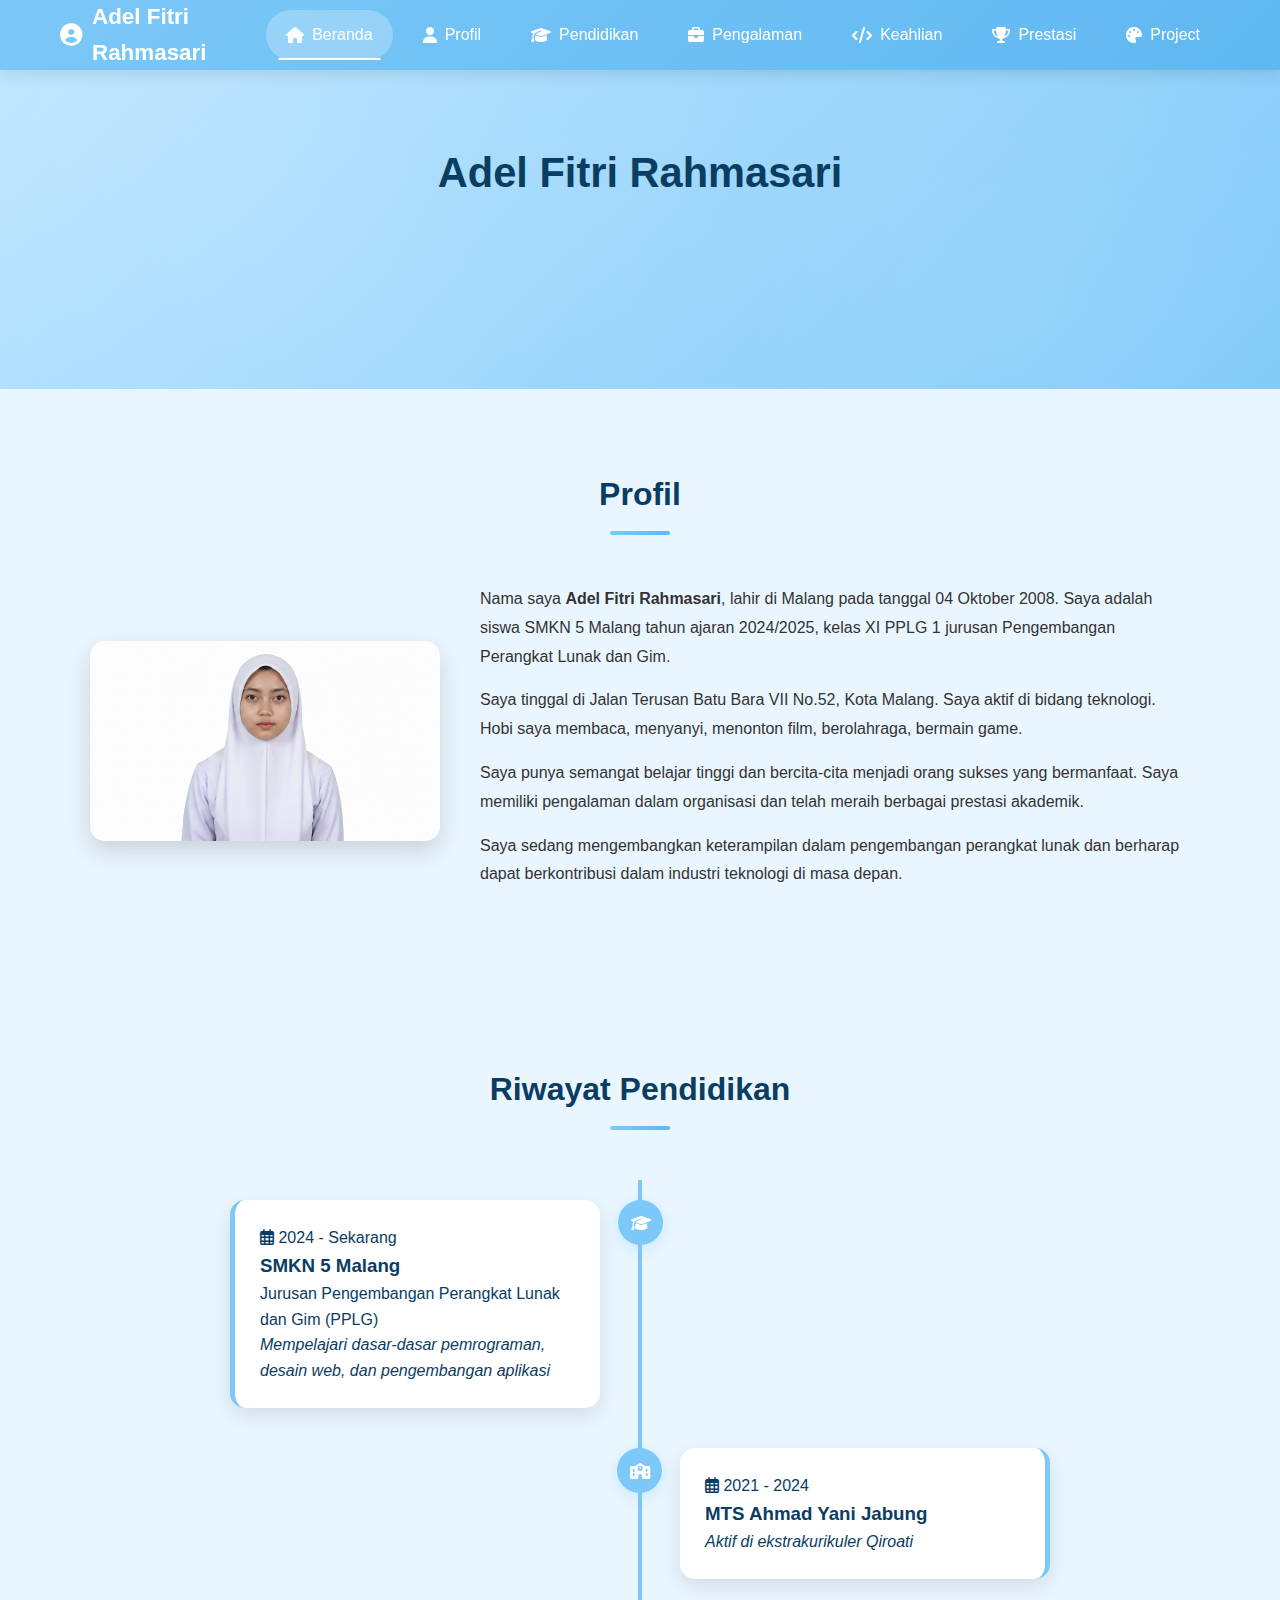
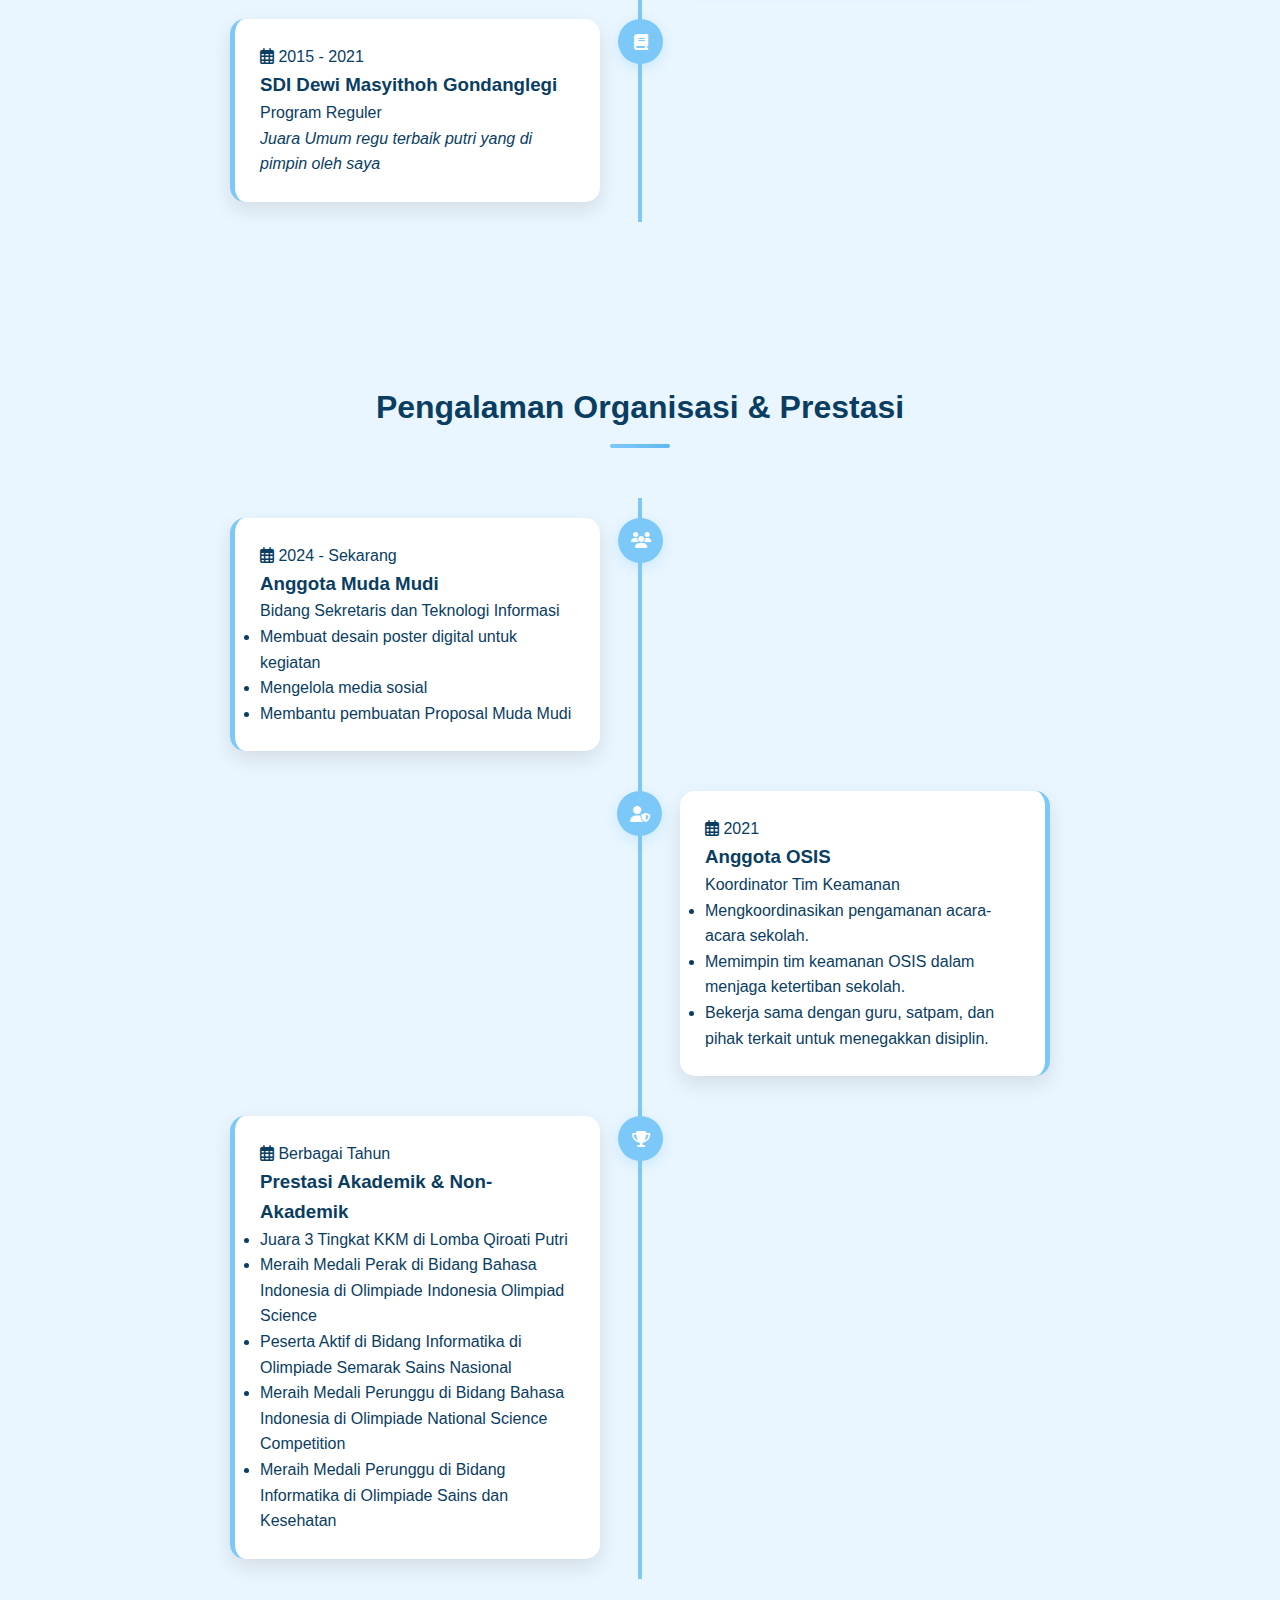
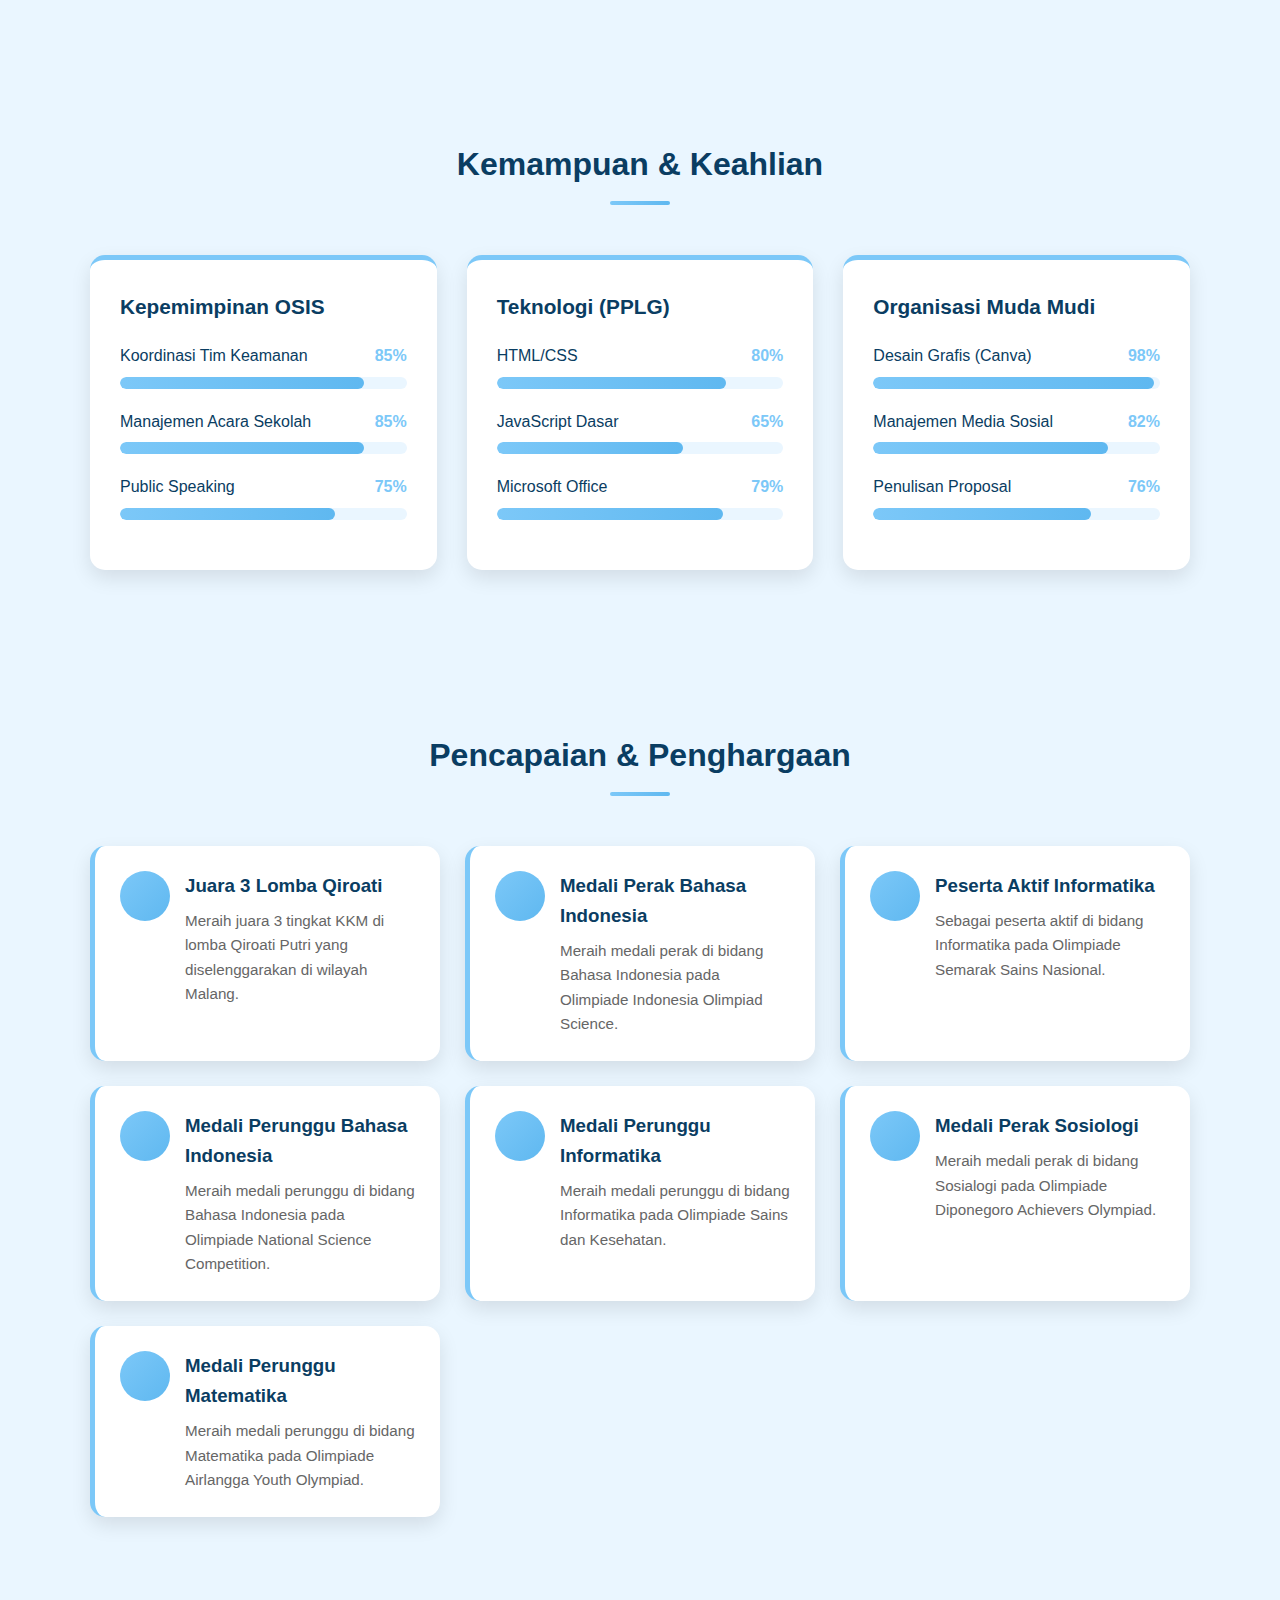
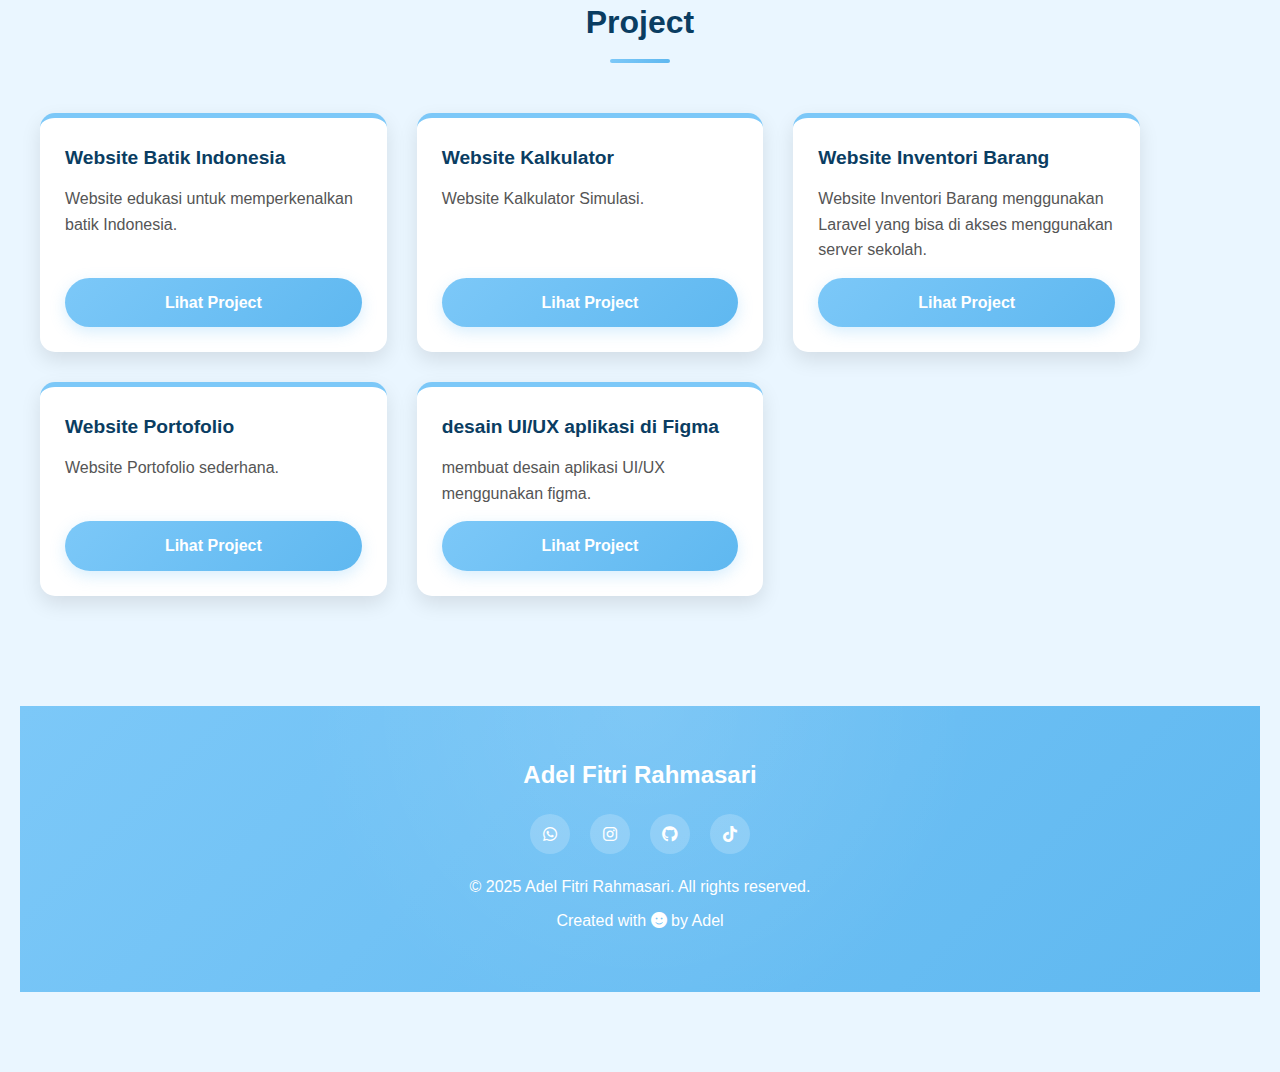
<file: index.html>
<!DOCTYPE html>
<html lang="id">
<head>
  <meta charset="UTF-8" />
  <meta name="viewport" content="width=device-width, initial-scale=1.0" />
  <title>Portofolio Adel Fitri Rahmasari</title>
  <link rel="stylesheet" href="https://cdnjs.cloudflare.com/ajax/libs/font-awesome/6.4.0/css/all.min.css">

  <style>
    * {
      margin: 0;
      padding: 0;
      box-sizing: border-box;
      font-family: 'Segoe UI', Tahoma, Geneva, Verdana, sans-serif;
    }

    body {
      background-color: #EAF6FF;
      color: #0A3D62;
      line-height: 1.6;
      scroll-behavior: smooth;
    }

    /* NAVBAR */
    nav {
      background: linear-gradient(135deg, #7CC8F8, #5FB8F0);
      position: fixed;
      top: 0;
      width: 100%;
      z-index: 1000;
      box-shadow: 0 4px 15px rgba(0,0,0,0.1);
    }

    .nav-container {
      max-width: 1200px;
      margin: auto;
      padding: 0 20px;
      display: flex;
      justify-content: space-between;
      align-items: center;
      height: 70px;
    }

    .logo {
      color: white;
      font-size: 1.4rem;
      font-weight: bold;
      text-decoration: none;
      display: flex;
      gap: 10px;
      align-items: center;
    }

    .nav-menu {
      display: flex;
      list-style: none;
      gap: 10px;
    }

    .nav-menu li a {
      color: white;
      text-decoration: none;
      padding: 12px 20px;
      border-radius: 25px;
      transition: 0.3s;
      position: relative;
      display: flex;
      gap: 8px;
      align-items: center;
    }

    .nav-menu li a::before {
      content: "";
      position: absolute;
      bottom: 0;
      left: 50%;
      width: 0;
      height: 2px;
      background: white;
      transition: all 0.3s ease;
      transform: translateX(-50%);
    }

    .nav-menu li a:hover::before,
    .nav-menu li a.active::before {
      width: 80%;
    }

    .nav-menu li a:hover,
    .nav-menu li a.active {
      background: rgba(255,255,255,0.25);
    }

    .menu-toggle {
      display: none;
      background: none;
      border: none;
      color: white;
      font-size: 1.5rem;
    }

    /* HEADER */
    header {
      background: linear-gradient(135deg, #BFE6FF, #7CC8F8);
      color: #0A3D62;
      text-align: center;
      padding: 140px 20px 70px;
      position: relative;
      overflow: hidden;
    }

    header::before {
      content: "";
      position: absolute;
      top: 0;
      left: 0;
      right: 0;
      bottom: 0;
      background: radial-gradient(circle at 20% 50%, rgba(255,255,255,0.1) 0%, transparent 50%),
                  radial-gradient(circle at 80% 80%, rgba(255,255,255,0.1) 0%, transparent 50%);
      pointer-events: none;
    }

    header .container {
      position: relative;
      z-index: 1;
    }

    header h1 {
      font-size: 2.6rem;
      margin-bottom: 10px;
      animation: slideDown 0.8s ease-out;
    }

    header p {
      font-size: 1.2rem;
      animation: slideUp 0.8s ease-out 0.2s forwards;
      opacity: 0;
    }

    @keyframes slideDown {
      from {
        opacity: 0;
        transform: translateY(-30px);
      }
      to {
        opacity: 1;
        transform: translateY(0);
      }
    }

    @keyframes slideUp {
      from {
        opacity: 0;
        transform: translateY(30px);
      }
      to {
        opacity: 1;
        transform: translateY(0);
      }
    }

    .header-contact {
      margin-top: 20px;
      display: flex;
      justify-content: center;
      gap: 15px;
      flex-wrap: wrap;
      position: relative;
      z-index: 1;
    }

    .contact-item {
      background: rgba(255,255,255,0.4);
      padding: 12px 20px;
      border-radius: 30px;
      display: flex;
      gap: 10px;
      align-items: center;
      transition: all 0.3s ease;
      backdrop-filter: blur(10px);
      border: 1px solid rgba(255,255,255,0.3);
      animation: slideUp 0.8s ease-out 0.4s forwards;
      opacity: 0;
    }

    .contact-item:hover {
      background: rgba(255,255,255,0.6);
      transform: translateY(-3px);
      box-shadow: 0 8px 20px rgba(0,0,0,0.1);
    }

    section {
      padding: 80px 20px;
    }

    section {
      animation: fadeInUp 0.8s ease-out;
    }

    @keyframes fadeInUp {
      from {
        opacity: 0;
        transform: translateY(30px);
      }
      to {
        opacity: 1;
        transform: translateY(0);
      }
    }

    .section-title {
      text-align: center;
      margin-bottom: 50px;
      animation: fadeInDown 0.8s ease-out;
    }

    .section-title h2 {
      color: #0A3D62;
      font-size: 2rem;
      position: relative;
      display: inline-block;
      padding-bottom: 15px;
    }

    .section-title h2::after {
      content: "";
      position: absolute;
      bottom: 0;
      left: 50%;
      transform: translateX(-50%);
      width: 60px;
      height: 4px;
      background: linear-gradient(90deg, #7CC8F8, #5FB8F0);
      border-radius: 2px;
    }

    @keyframes fadeInDown {
      from {
        opacity: 0;
        transform: translateY(-20px);
      }
      to {
        opacity: 1;
        transform: translateY(0);
      }
    }

    /* ABOUT */
    .about-content {
      display: flex;
      gap: 40px;
      align-items: center;
      max-width: 1100px;
      margin: auto;
    }

    .about-img img {
      max-width: 350px;
      border-radius: 15px;
      box-shadow: 0 10px 25px rgba(0,0,0,0.15);
      transition: all 0.3s ease;
      animation: zoomIn 0.8s ease-out;
    }

    .about-img img:hover {
      transform: scale(1.05) rotate(2deg);
      box-shadow: 0 15px 40px rgba(124, 200, 248, 0.3);
    }

    .about-text {
      animation: fadeInRight 0.8s ease-out;
    }

    .about-text p {
      margin-bottom: 15px;
      color: #333;
      line-height: 1.8;
    }

    @keyframes zoomIn {
      from {
        opacity: 0;
        transform: scale(0.8);
      }
      to {
        opacity: 1;
        transform: scale(1);
      }
    }

    @keyframes fadeInRight {
      from {
        opacity: 0;
        transform: translateX(30px);
      }
      to {
        opacity: 1;
        transform: translateX(0);
      }
    }

    /* TIMELINE */
    .timeline {
      max-width: 900px;
      margin: auto;
      position: relative;
    }

    .timeline::before {
      content: "";
      position: absolute;
      width: 4px;
      background: #7CC8F8;
      top: 0;
      bottom: 0;
      left: 50%;
      transform: translateX(-50%);
    }

    .timeline-item {
      width: 50%;
      padding: 20px 40px;
      position: relative;
    }

    .timeline-item:nth-child(1) .timeline-content {
      animation-delay: 0.1s;
    }

    .timeline-item:nth-child(2) .timeline-content {
      animation-delay: 0.3s;
    }

    .timeline-item:nth-child(3) .timeline-content {
      animation-delay: 0.5s;
    }

    .timeline-item:nth-child(odd) { left: 0; }
    .timeline-item:nth-child(even) { left: 50%; }

    .timeline-content {
      background: white;
      padding: 25px;
      border-radius: 15px;
      box-shadow: 0 8px 20px rgba(0,0,0,0.1);
      border-left: 5px solid #7CC8F8;
      transition: all 0.3s ease;
      animation: slideInUp 0.6s ease-out;
    }

    .timeline-content:hover {
      transform: translateY(-5px);
      box-shadow: 0 15px 35px rgba(124, 200, 248, 0.2);
    }

    @keyframes slideInUp {
      from {
        opacity: 0;
        transform: translateY(20px);
      }
      to {
        opacity: 1;
        transform: translateY(0);
      }
    }

    .timeline-item:nth-child(even) .timeline-content {
      border-left: none;
      border-right: 5px solid #7CC8F8;
    }

    .timeline-icon {
      position: absolute;
      width: 45px;
      height: 45px;
      background: #7CC8F8;
      color: white;
      border-radius: 50%;
      display: flex;
      align-items: center;
      justify-content: center;
      top: 20px;
      right: -23px;
      transition: all 0.3s ease;
      box-shadow: 0 4px 15px rgba(124, 200, 248, 0.3);
    }

    .timeline-item:hover .timeline-icon {
      transform: scale(1.2);
      box-shadow: 0 6px 25px rgba(124, 200, 248, 0.5);
    }

    .timeline-item:nth-child(even) .timeline-icon {
      left: -23px;
      right: auto;
    }

    /* SKILLS */
    .skills-container {
      display: grid;
      grid-template-columns: repeat(auto-fit, minmax(300px, 1fr));
      gap: 30px;
      max-width: 1100px;
      margin: auto;
    }

    .skill-category {
      background: white;
      padding: 30px;
      border-radius: 15px;
      box-shadow: 0 8px 20px rgba(0,0,0,0.1);
      transition: all 0.3s ease;
      border-top: 5px solid #7CC8F8;
    }

    .skill-category:hover {
      transform: translateY(-5px);
      box-shadow: 0 15px 35px rgba(124, 200, 248, 0.3);
    }

    .skill-category h3 {
      color: #0A3D62;
      margin-bottom: 20px;
      font-size: 1.3rem;
    }

    .skill-item {
      margin-bottom: 20px;
    }

    .skill-name {
      display: flex;
      justify-content: space-between;
      margin-bottom: 8px;
      font-weight: 500;
      color: #0A3D62;
    }

    .skill-percentage {
      color: #7CC8F8;
      font-weight: bold;
    }

    .skill-bar {
      background: #EAF6FF;
      border-radius: 10px;
      overflow: hidden;
      height: 12px;
      position: relative;
    }

    .skill-level {
      background: linear-gradient(90deg, #7CC8F8, #5FB8F0);
      height: 100%;
      animation: fillSkill 1.5s ease-out forwards;
      border-radius: 10px;
    }

    @keyframes fillSkill {
      from {
        width: 0;
      }
    }

    /* BATIK BUTTON */
    .project-grid {
      display: grid;
      grid-template-columns: repeat(auto-fit, minmax(280px, 1fr));
      gap: 30px;
      max-width: 1100px;
      margin: auto 0 30px 0;
    }

    .project-card {
      background: white;
      border-radius: 15px;
      overflow: hidden;
      box-shadow: 0 8px 20px rgba(0,0,0,0.1);
      transition: all 0.3s ease;
      padding: 25px;
      border-top: 5px solid #7CC8F8;
      display: flex;
      flex-direction: column;
    }

    .project-card:hover {
      transform: translateY(-10px);
      box-shadow: 0 15px 40px rgba(124, 200, 248, 0.3);
    }

    .project-card h3 {
      color: #0A3D62;
      margin-bottom: 12px;
      font-size: 1.2rem;
    }

    .project-card p {
      color: #555;
      margin-bottom: 15px;
      flex-grow: 1;
    }

    .project-card a {
      background: linear-gradient(135deg, #7CC8F8, #5FB8F0);
      color: white;
      padding: 12px 25px;
      border-radius: 25px;
      text-decoration: none;
      display: inline-block;
      font-weight: bold;
      transition: all 0.3s ease;
      text-align: center;
      box-shadow: 0 5px 15px rgba(124, 200, 248, 0.3);
    }

    .project-card a:hover {
      transform: scale(1.05);
      box-shadow: 0 8px 25px rgba(124, 200, 248, 0.5);
    }

    /* ACHIEVEMENTS */
    .achievements-container {
      display: grid;
      grid-template-columns: repeat(auto-fit, minmax(300px, 1fr));
      gap: 25px;
      max-width: 1100px;
      margin: auto;
    }

    .achievement-item {
      background: white;
      border-radius: 15px;
      padding: 25px;
      box-shadow: 0 8px 20px rgba(0,0,0,0.1);
      transition: all 0.3s ease;
      border-left: 5px solid #7CC8F8;
      display: flex;
      gap: 15px;
    }

    .achievement-item:hover {
      transform: translateX(5px);
      box-shadow: 0 12px 30px rgba(124, 200, 248, 0.2);
    }

    .achievement-icon {
      width: 50px;
      height: 50px;
      background: linear-gradient(135deg, #7CC8F8, #5FB8F0);
      border-radius: 50%;
      display: flex;
      align-items: center;
      justify-content: center;
      flex-shrink: 0;
      font-size: 1.5rem;
      color: white;
    }

    .achievement-content h3 {
      color: #0A3D62;
      margin-bottom: 8px;
    }

    .achievement-content p {
      color: #666;
      font-size: 0.95rem;
    }

    .project-button {
      background: linear-gradient(135deg, #7CC8F8, #5FB8F0);
      color: white;
      padding: 15px 35px;
      border-radius: 50px;
      text-decoration: none;
      display: inline-flex;
      gap: 10px;
      font-weight: bold;
      box-shadow: 0 8px 25px rgba(0,0,0,0.2);
    }

    /* FOOTER */
    footer {
      background: linear-gradient(135deg, #7CC8F8, #5FB8F0);
      color: white;
      text-align: center;
      padding: 50px 30px;
      position: relative;
      overflow: hidden;
    }

    footer::before {
      content: "";
      position: absolute;
      top: 0;
      left: 0;
      right: 0;
      bottom: 0;
      background: radial-gradient(circle at 50% 0%, rgba(255,255,255,0.1) 0%, transparent 50%);
      pointer-events: none;
    }

    .footer-content {
      position: relative;
      z-index: 1;
    }

    footer h3 {
      font-size: 1.5rem;
      margin-bottom: 10px;
    }

    footer p {
      margin: 8px 0;
    }

    .social-links {
      margin: 20px 0;
      display: flex;
      justify-content: center;
      gap: 20px;
    }

    .social-links a {
      width: 40px;
      height: 40px;
      background: rgba(255,255,255,0.2);
      border-radius: 50%;
      display: flex;
      align-items: center;
      justify-content: center;
      color: white;
      text-decoration: none;
      transition: all 0.3s ease;
      border: 2px solid transparent;
    }

    .social-links a:hover {
      background: rgba(255,255,255,0.4);
      transform: translateY(-5px);
      border-color: white;
    }

    /* RESPONSIVE DESIGN */
    @media (max-width: 1200px) {
      .nav-container {
        padding: 0 15px;
      }

      .project-grid {
        grid-template-columns: repeat(auto-fit, minmax(250px, 1fr));
        gap: 20px;
      }

      section {
        padding: 60px 20px;
      }

      .section-title h2 {
        font-size: 1.8rem;
      }
    }

    @media (max-width: 768px) {
      /* NAVBAR */
      .nav-container {
        height: 60px;
      }

      .logo {
        font-size: 1.1rem;
      }

      .logo i {
        display: none;
      }

      .menu-toggle { 
        display: block; 
        cursor: pointer;
      }

      .nav-menu {
        flex-direction: column;
        position: fixed;
        top: 60px;
        left: -100%;
        width: 100%;
        background: linear-gradient(135deg, #7CC8F8, #5FB8F0);
        max-height: calc(100vh - 60px);
        overflow-y: auto;
        transition: left 0.3s ease;
        padding: 20px 0;
        gap: 0;
      }

      .nav-menu.active {
        left: 0;
      }

      .nav-menu li a {
        padding: 15px 30px;
        border-radius: 0;
        width: 100%;
      }

      .nav-menu li a::before {
        display: none;
      }

      /* HEADER */
      header {
        padding: 90px 20px 50px;
      }

      header h1 {
        font-size: 1.8rem;
        margin-bottom: 8px;
      }

      header p {
        font-size: 1rem;
      }

      .header-contact {
        gap: 10px;
      }

      .contact-item {
        padding: 10px 15px;
        font-size: 0.9rem;
      }

      /* SECTION */
      section {
        padding: 50px 15px;
      }

      .section-title h2 {
        font-size: 1.5rem;
      }

      /* ABOUT */
      .about-content {
        flex-direction: column;
        text-align: center;
        gap: 30px;
      }

      .about-img img {
        max-width: 250px;
      }

      .about-text p {
        text-align: left;
      }

      /* TIMELINE */
      .timeline {
        max-width: 100%;
      }

      .timeline::before { 
        left: 15px; 
      }

      .timeline-item { 
        width: 100%; 
        left: 0 !important; 
        padding-left: 60px;
        padding-right: 20px;
      }

      .timeline-item:nth-child(even) .timeline-content {
        border-left: 5px solid #7CC8F8;
        border-right: none;
      }

      .timeline-icon { 
        left: 0;
        right: auto !important;
        width: 35px;
        height: 35px;
        font-size: 0.8rem;
      }

      .timeline-content {
        padding: 20px;
        font-size: 0.95rem;
      }

      /* SKILLS */
      .skills-container {
        grid-template-columns: 1fr;
        gap: 20px;
      }

      .skill-category {
        padding: 20px;
      }

      .skill-category h3 {
        font-size: 1.1rem;
      }

      /* PROJECTS */
      .project-grid {
        grid-template-columns: 1fr;
        gap: 20px;
      }

      .project-card {
        padding: 20px;
      }

      .project-card h3 {
        font-size: 1.1rem;
      }

      /* ACHIEVEMENTS */
      .achievements-container {
        grid-template-columns: 1fr;
        gap: 15px;
      }

      .achievement-item {
        padding: 20px;
      }

      .achievement-icon {
        width: 40px;
        height: 40px;
        font-size: 1.2rem;
      }

      .achievement-content h3 {
        font-size: 1rem;
      }

      .achievement-content p {
        font-size: 0.9rem;
      }

      /* FOOTER */
      footer {
        padding: 40px 20px;
      }

      footer h3 {
        font-size: 1.2rem;
      }

      .social-links {
        gap: 15px;
      }

      .social-links a {
        width: 35px;
        height: 35px;
      }

      .project-grid {
        grid-template-columns: 1fr;
      }

      .achievements-container {
        grid-template-columns: 1fr;
      }

      .section-title h2 {
        font-size: 1.5rem;
      }
    }

    @media (max-width: 480px) {
      /* NAVBAR */
      .nav-container {
        height: 55px;
      }

      .logo {
        font-size: 0.9rem;
      }

      /* HEADER */
      header {
        padding: 70px 15px 40px;
      }

      header h1 {
        font-size: 1.4rem;
        margin-bottom: 5px;
      }

      header p {
        font-size: 0.9rem;
      }

      .header-contact {
        gap: 8px;
        flex-direction: column;
        align-items: stretch;
      }

      .contact-item {
        padding: 8px 12px;
        font-size: 0.8rem;
        justify-content: center;
      }

      .contact-item i {
        display: none;
      }

      /* SECTION */
      section {
        padding: 40px 12px;
      }

      .section-title h2 {
        font-size: 1.3rem;
      }

      .section-title h2::after {
        width: 50px;
      }

      /* ABOUT */
      .about-img img {
        max-width: 150px;
      }

      .about-text p {
        font-size: 0.9rem;
        line-height: 1.6;
      }

      /* TIMELINE */
      .timeline-item {
        padding-left: 50px;
        padding-right: 15px;
      }

      .timeline::before {
        left: 10px;
      }

      .timeline-icon {
        width: 30px;
        height: 30px;
        font-size: 0.7rem;
      }

      .timeline-content {
        padding: 15px;
      }

      .timeline-content h3 {
        font-size: 1rem;
      }

      .timeline-content p {
        font-size: 0.85rem;
      }

      /* SKILLS */
      .skill-category {
        padding: 15px;
      }

      .skill-category h3 {
        font-size: 1rem;
      }

      .skill-item {
        margin-bottom: 15px;
      }

      .skill-name {
        font-size: 0.9rem;
      }

      .skill-bar {
        height: 10px;
      }

      /* PROJECTS */
      .project-card {
        padding: 15px;
      }

      .project-card h3 {
        font-size: 1rem;
      }

      .project-card p {
        font-size: 0.9rem;
      }

      .project-card a {
        padding: 10px 20px;
        font-size: 0.9rem;
      }

      /* ACHIEVEMENTS */
      .achievement-item {
        padding: 15px;
        gap: 10px;
      }

      .achievement-icon {
        width: 35px;
        height: 35px;
        font-size: 1rem;
      }

      .achievement-content h3 {
        font-size: 0.95rem;
        margin-bottom: 5px;
      }

      .achievement-content p {
        font-size: 0.85rem;
      }

      /* FOOTER */
      footer {
        padding: 30px 15px;
      }

      footer h3 {
        font-size: 1rem;
      }

      footer p {
        font-size: 0.9rem;
        margin: 5px 0;
      }

      .social-links {
        gap: 10px;
        margin: 15px 0;
      }

      .social-links a {
        width: 30px;
        height: 30px;
        font-size: 0.9rem;
      }
    }

    @media (max-width: 360px) {
      header h1 {
        font-size: 1.2rem;
      }

      .section-title h2 {
        font-size: 1.1rem;
      }

      .nav-menu li a {
        padding: 12px 20px;
        font-size: 0.9rem;
      }
    }
  </style>
</head>

  <body>
    <!-- Navigation -->
    <nav>
      <div class="nav-container">
        <a href="#home" class="logo">
          <i class="fas fa-user-circle"></i>
          <span>Adel Fitri Rahmasari</span>
        </a>
        
        <button class="menu-toggle" id="menuToggle">
          <i class="fas fa-bars"></i>
        </button>
        
        <ul class="nav-menu" id="navMenu">
          <li><a href="#home" class="active"><i class="fas fa-home"></i> Beranda</a></li>
          <li><a href="#about"><i class="fas fa-user"></i> Profil</a></li>
          <li><a href="#education"><i class="fas fa-graduation-cap"></i> Pendidikan</a></li>
          <li><a href="#experience"><i class="fas fa-briefcase"></i> Pengalaman</a></li>
          <li><a href="#skills"><i class="fas fa-code"></i> Keahlian</a></li>
          <li><a href="#achievements"><i class="fas fa-trophy"></i> Prestasi</a></li>
          <li><a href="#project"><i class="fas fa-palette"></i> Project</a></li>
        </ul>
      </div>
    </nav>

    <!-- Header Section -->
    <header id="home">
      <div class="container">
        <h1>Adel Fitri Rahmasari</h1>
        <p>Siswa XI-PPLG 1 | SMKN 5 Malang </p>
        <div class="header-contact">
          <div class="contact-item">
            <i class="fas fa-phone"></i>
            <span>0815-5448-4317</span>
          </div>
          <div class="contact-item">
            <i class="fas fa-envelope"></i>
            <span>delhehehe18@gmail.com</span>
          </div>
          <div class="contact-item">
            <i class="fas fa-map-marker-alt"></i>
            <span>Malang, Jawa Timur</span>
          </div>
        </div>
      </div>
    </header>

    <!-- About Me Section -->
    <section id="about">
      <div class="container">
        <div class="section-title">
          <h2>Profil</h2>
        </div>

        <div class="about-content">
          <div class="about-img">
          <img src="image/Gemini_Generated_Image_s01qavs01qavs01q.png" alt="Adel Fitri Rahmasari" />
          </div>

          <div class="about-text">
            <p>Nama saya <strong>Adel Fitri Rahmasari</strong>, lahir di Malang pada tanggal 04 Oktober 2008. Saya adalah siswa SMKN 5 Malang tahun ajaran 2024/2025, kelas XI PPLG 1 jurusan Pengembangan Perangkat Lunak dan Gim.</p>
            <p>Saya tinggal di Jalan Terusan Batu Bara VII No.52, Kota Malang. Saya aktif di bidang teknologi. Hobi saya membaca, menyanyi, menonton film, berolahraga, bermain game.</p>
            <p>Saya punya semangat belajar tinggi dan bercita-cita menjadi orang sukses yang bermanfaat. Saya memiliki pengalaman dalam organisasi dan telah meraih berbagai prestasi akademik.</p>
            <p>Saya sedang mengembangkan keterampilan dalam pengembangan perangkat lunak dan berharap dapat berkontribusi dalam industri teknologi di masa depan.</p>
          </div>
        </div>
      </div>
    </section>

    <!-- Education Section -->
    <section id="education">
      <div class="container">
        <div class="section-title">
          <h2>Riwayat Pendidikan</h2>
        </div>

        <div class="timeline">
          <div class="timeline-item">
            <div class="timeline-content">
              <div class="timeline-date"><i class="far fa-calendar-alt"></i> 2024 - Sekarang</div>
              <h3>SMKN 5 Malang</h3>
              <p>Jurusan Pengembangan Perangkat Lunak dan Gim (PPLG)</p>
              <p><em>Mempelajari dasar-dasar pemrograman, desain web, dan pengembangan aplikasi</em></p>
            </div>
            <div class="timeline-icon">
              <i class="fas fa-graduation-cap"></i>
            </div>
          </div>

          <div class="timeline-item">
            <div class="timeline-content">
              <div class="timeline-date"><i class="far fa-calendar-alt"></i> 2021 - 2024</div>
              <h3>MTS Ahmad Yani Jabung</h3>
              <p><em>Aktif di ekstrakurikuler Qiroati</em></p>
            </div>
            <div class="timeline-icon">
              <i class="fas fa-school"></i>
            </div>
          </div>

          <div class="timeline-item">
            <div class="timeline-content">
              <div class="timeline-date"><i class="far fa-calendar-alt"></i> 2015 - 2021</div>
              <h3>SDI Dewi Masyithoh Gondanglegi</h3>
              <p>Program Reguler</p>
              <p><em>Juara Umum regu terbaik putri yang di pimpin oleh saya</em></p>
            </div>
            <div class="timeline-icon">
              <i class="fas fa-book"></i>
            </div>
          </div>
        </div>
      </div>
    </section>

    <!-- Work Experience & Achievements Section -->
    <section id="experience">
      <div class="container">
        <div class="section-title">
          <h2>Pengalaman Organisasi & Prestasi</h2>
        </div>

        <div class="timeline">
          <div class="timeline-item">
            <div class="timeline-content">
              <div class="timeline-date"><i class="far fa-calendar-alt"></i> 2024 - Sekarang</div>
              <h3>Anggota Muda Mudi</h3>
              <p>Bidang Sekretaris dan Teknologi Informasi</p>
              <ul>
                <li>Membuat desain poster digital untuk kegiatan</li>
                <li>Mengelola media sosial</li>
                <li>Membantu pembuatan Proposal Muda Mudi</li>
              </ul>
            </div>
            <div class="timeline-icon">
              <i class="fas fa-users"></i>
            </div>
          </div>
          
          <div class="timeline-item">
            <div class="timeline-content">
              <div class="timeline-date"><i class="far fa-calendar-alt"></i> 2021</div>
              <h3>Anggota OSIS</h3>
              <p>Koordinator Tim Keamanan</p>
              <ul>
                <li>Mengkoordinasikan pengamanan acara-acara sekolah.</li>
                <li>Memimpin tim keamanan OSIS dalam menjaga ketertiban sekolah.</li>
                <li>Bekerja sama dengan guru, satpam, dan pihak terkait untuk menegakkan disiplin.</li>
              </ul>
            </div>
            <div class="timeline-icon">
              <i class="fas fa-user-shield"></i>
            </div>
          </div>
          
          <div class="timeline-item">
            <div class="timeline-content">
              <div class="timeline-date"><i class="far fa-calendar-alt"></i> Berbagai Tahun</div>
              <h3>Prestasi Akademik & Non-Akademik</h3>
              <ul>
                <li>Juara 3 Tingkat KKM di Lomba Qiroati Putri</li>
                <li>Meraih Medali Perak di Bidang Bahasa Indonesia di Olimpiade Indonesia Olimpiad Science</li>
                <li>Peserta Aktif di Bidang Informatika di Olimpiade Semarak Sains Nasional</li>
                <li>Meraih Medali Perunggu di Bidang Bahasa Indonesia di Olimpiade National Science Competition</li>
                <li>Meraih Medali Perunggu di Bidang Informatika di Olimpiade Sains dan Kesehatan</li>
              </ul>
            </div>
            <div class="timeline-icon">
              <i class="fas fa-trophy"></i>
            </div>
          </div>
        </div>
      </div>
    </section>

    <!-- Skills Section -->
    <section id="skills">
      <div class="container">
        <div class="section-title">
          <h2>Kemampuan & Keahlian</h2>
        </div>

        <div class="skills-container">
          <div class="skill-category">
            <h3>Kepemimpinan OSIS</h3>
            <div class="skill-item">
              <div class="skill-name">
                <span>Koordinasi Tim Keamanan</span>
                <span class="skill-percentage">85%</span>
              </div>
              <div class="skill-bar">
                <div class="skill-level" style="width: 85%"></div>
              </div>
            </div>
            <div class="skill-item">
              <div class="skill-name">
                <span>Manajemen Acara Sekolah</span>
                <span class="skill-percentage">85%</span>
              </div>
              <div class="skill-bar">
                <div class="skill-level" style="width: 85%"></div>
              </div>
            </div>
            <div class="skill-item">
              <div class="skill-name">
                <span>Public Speaking</span>
                <span class="skill-percentage">75%</span>
              </div>
              <div class="skill-bar">
                <div class="skill-level" style="width: 75%"></div>
              </div>
            </div>
          </div>

          <div class="skill-category">
            <h3>Teknologi (PPLG)</h3>
            <div class="skill-item">
              <div class="skill-name">
                <span>HTML/CSS</span>
                <span class="skill-percentage">80%</span>
              </div>
              <div class="skill-bar">
                <div class="skill-level" style="width: 80%"></div>
              </div>
            </div>
            <div class="skill-item">
              <div class="skill-name">
                <span>JavaScript Dasar</span>
                <span class="skill-percentage">65%</span>
              </div>
              <div class="skill-bar">
                <div class="skill-level" style="width: 65%"></div>
              </div>
            </div>
            <div class="skill-item">
              <div class="skill-name">
                <span>Microsoft Office</span>
                <span class="skill-percentage">79%</span>
              </div>
              <div class="skill-bar">
                <div class="skill-level" style="width: 79%"></div>
              </div>
            </div>
          </div>

          <div class="skill-category">
            <h3>Organisasi Muda Mudi</h3>
            <div class="skill-item">
              <div class="skill-name">
                <span>Desain Grafis (Canva)</span>
                <span class="skill-percentage">98%</span>
              </div>
              <div class="skill-bar">
                <div class="skill-level" style="width: 98%"></div>
              </div>
            </div>
            <div class="skill-item">
              <div class="skill-name">
                <span>Manajemen Media Sosial</span>
                <span class="skill-percentage">82%</span>
              </div>
              <div class="skill-bar">
                <div class="skill-level" style="width: 82%"></div>
              </div>
            </div>
            <div class="skill-item">
              <div class="skill-name">
                <span>Penulisan Proposal</span>
                <span class="skill-percentage">76%</span>
              </div>
              <div class="skill-bar">
                <div class="skill-level" style="width: 76%"></div>
              </div>
            </div>
          </div>
        </div>
      </div>
    </section>

    <!-- Achievements Section -->
    <section id="achievements">
      <div class="container">
        <div class="section-title">
          <h2>Pencapaian & Penghargaan</h2>
        </div>

        <div class="achievements-container">
          <div class="achievement-item">
            <div class="achievement-icon">
            </div>
            <div class="achievement-content">
              <h3>Juara 3 Lomba Qiroati</h3>
              <p>Meraih juara 3 tingkat KKM di lomba Qiroati Putri yang diselenggarakan di wilayah Malang.</p>
            </div>
          </div>

          <div class="achievement-item">
            <div class="achievement-icon">
            </div>
            <div class="achievement-content">
              <h3>Medali Perak Bahasa Indonesia</h3>
              <p>Meraih medali perak di bidang Bahasa Indonesia pada Olimpiade Indonesia Olimpiad Science.</p>
            </div>
          </div>

          <div class="achievement-item">
            <div class="achievement-icon">
            </div>
            <div class="achievement-content">
              <h3>Peserta Aktif Informatika</h3>
              <p>Sebagai peserta aktif di bidang Informatika pada Olimpiade Semarak Sains Nasional.</p>
            </div>
          </div>

          <div class="achievement-item">
            <div class="achievement-icon">
            </div>
            <div class="achievement-content">
              <h3>Medali Perunggu Bahasa Indonesia</h3>
              <p>Meraih medali perunggu di bidang Bahasa Indonesia pada Olimpiade National Science Competition.</p>
            </div>
          </div>

          <div class="achievement-item">
            <div class="achievement-icon">
            </div>
            <div class="achievement-content">
              <h3>Medali Perunggu Informatika</h3>
              <p>Meraih medali perunggu di bidang Informatika pada Olimpiade Sains dan Kesehatan.</p>
            </div>
          </div>

                    <div class="achievement-item">
            <div class="achievement-icon">
            </div>
            <div class="achievement-content">
              <h3>Medali Perak Sosiologi</h3>
              <p>Meraih medali perak di bidang Sosialogi pada Olimpiade Diponegoro Achievers Olympiad.</p>
            </div>
          </div>

                    <div class="achievement-item">
            <div class="achievement-icon">
            </div>
            <div class="achievement-content">
              <h3>Medali Perunggu Matematika</h3>
              <p>Meraih medali perunggu di bidang Matematika pada Olimpiade Airlangga Youth Olympiad.</p>
            </div>
          </div>

        </div>

<!-- PROJECT -->
<section id="project">
  <div class="container">
    <div class="section-title">
      <h2>Project</h2>
    </div>
    <div class="project-grid">
      <div class="project-card">
        <h3>Website Batik Indonesia</h3>
        <p>Website edukasi untuk memperkenalkan batik Indonesia.</p>
        <a href="batik.html">Lihat Project</a>
      </div>
      <div class="project-card">
        <h3>Website Kalkulator</h3>
        <p>Website Kalkulator Simulasi.</p>
        <a href="https://adelfitri03.github.io/kalkulator/">Lihat Project</a>
      </div>
      <div class="project-card">
        <h3>Website Inventori Barang</h3>
        <p>Website Inventori Barang menggunakan Laravel yang bisa di akses menggunakan server sekolah.</p>
        <a href="http://103.186.167.18:8002/rpl1/laravel/barang/public">Lihat Project</a>
      </div>
      <div class="project-card">
        <h3>Website Portofolio</h3>
        <p>Website Portofolio sederhana.</p>
        <a href="index2.html">Lihat Project</a>
      </div>
      <div class="project-card">
        <h3>desain UI/UX aplikasi di Figma</h3>
        <p>membuat desain aplikasi UI/UX menggunakan figma.</p>
        <a href="https://www.figma.com/proto/FTeIgrnsiEpbfT6tm96wdQ/app?node-id=1-2&p=f&t=YGkPVmrxnmNivzoj-0&scaling=scale-down&content-scaling=fixed&page-id=0%3A1&starting-point-node-id=1%3A2">Lihat Project</a>
      </div>
    </div>
  </div>
</section>

    <!-- Footer -->
    <footer>
      <div class="container">
        <div class="footer-content">
          <h3>Adel Fitri Rahmasari</h3>
          <div class="social-links">
            <a href="https://wa.me/qr/E3C672TMXWJ4P1"><i class="fab fa-whatsapp"></i></a>
            <a href="https://www.instagram.com/_deltcha/"><i class="fab fa-instagram"></i></a>
            <a href="https://github.com/adelfitri03"><i class="fab fa-github"></i></a>
            <a href="https://www.tiktok.com/@_dellmtcha"><i class="fab fa-tiktok"></i></a>

          </div>
          <p>&copy; 2025 Adel Fitri Rahmasari. All rights reserved.</p>
          <p>Created with <i class="fas fa-smile"></i> by Adel</p>
        </div>
      </div>
    </footer>

    <script>
      // Navigation functionality
      document.addEventListener('DOMContentLoaded', function() {
        const menuToggle = document.getElementById('menuToggle');
        const navMenu = document.getElementById('navMenu');
        const navLinks = document.querySelectorAll('.nav-menu a');
        
        // Toggle mobile menu
        if (menuToggle) {
          menuToggle.addEventListener('click', function(e) {
            e.stopPropagation();
            navMenu.classList.toggle('active');
            menuToggle.classList.toggle('active');
          });
        }
        
        // Close menu when clicking outside
        document.addEventListener('click', function(event) {
          if (!event.target.closest('nav') && navMenu.classList.contains('active')) {
            navMenu.classList.remove('active');
            if (menuToggle) {
              menuToggle.classList.remove('active');
            }
          }
        });
        
        // Close mobile menu when clicking on a link
        navLinks.forEach(link => {
          link.addEventListener('click', function(e) {
            navMenu.classList.remove('active');
            if (menuToggle) {
              menuToggle.classList.remove('active');
            }
            
            // Update active link for internal navigation
            if (!this.getAttribute('href').includes('.html')) {
              navLinks.forEach(navLink => {
                if (!navLink.getAttribute('href').includes('.html')) {
                  navLink.classList.remove('active');
                }
              });
              this.classList.add('active');
            }
          });
        });
          });
        });
        
        // Update active link on scroll (only for internal links)
        window.addEventListener('scroll', function() {
          const sections = document.querySelectorAll('section');
          const navHeight = 70;
          
          let current = '';
          sections.forEach(section => {
            const sectionTop = section.offsetTop - navHeight - 50;
            const sectionHeight = section.clientHeight;
            if (pageYOffset >= sectionTop && pageYOffset < sectionTop + sectionHeight) {
              current = section.getAttribute('id');
            }
          });
          
          navLinks.forEach(link => {
            // Only update active state for internal navigation links
            if (!link.getAttribute('href').includes('.html')) {
              link.classList.remove('active');
              if (link.getAttribute('href') === `#${current}`) {
                link.classList.add('active');
              }
            }
          });
        });
        
        // Smooth scrolling for anchor links
        document.querySelectorAll('a[href^="#"]').forEach(anchor => {
          anchor.addEventListener('click', function (e) {
            e.preventDefault();
            
            const targetId = this.getAttribute('href');
            if (targetId === '#') return;
            
            const targetElement = document.querySelector(targetId);
            if (targetElement) {
              const navHeight = 70;
              const targetPosition = targetElement.getBoundingClientRect().top + window.pageYOffset - navHeight;
              
              window.scrollTo({
                top: targetPosition,
                behavior: 'smooth'
              });
            }
          });
        });
      });
    </script>
  </body>
</html>
</file>
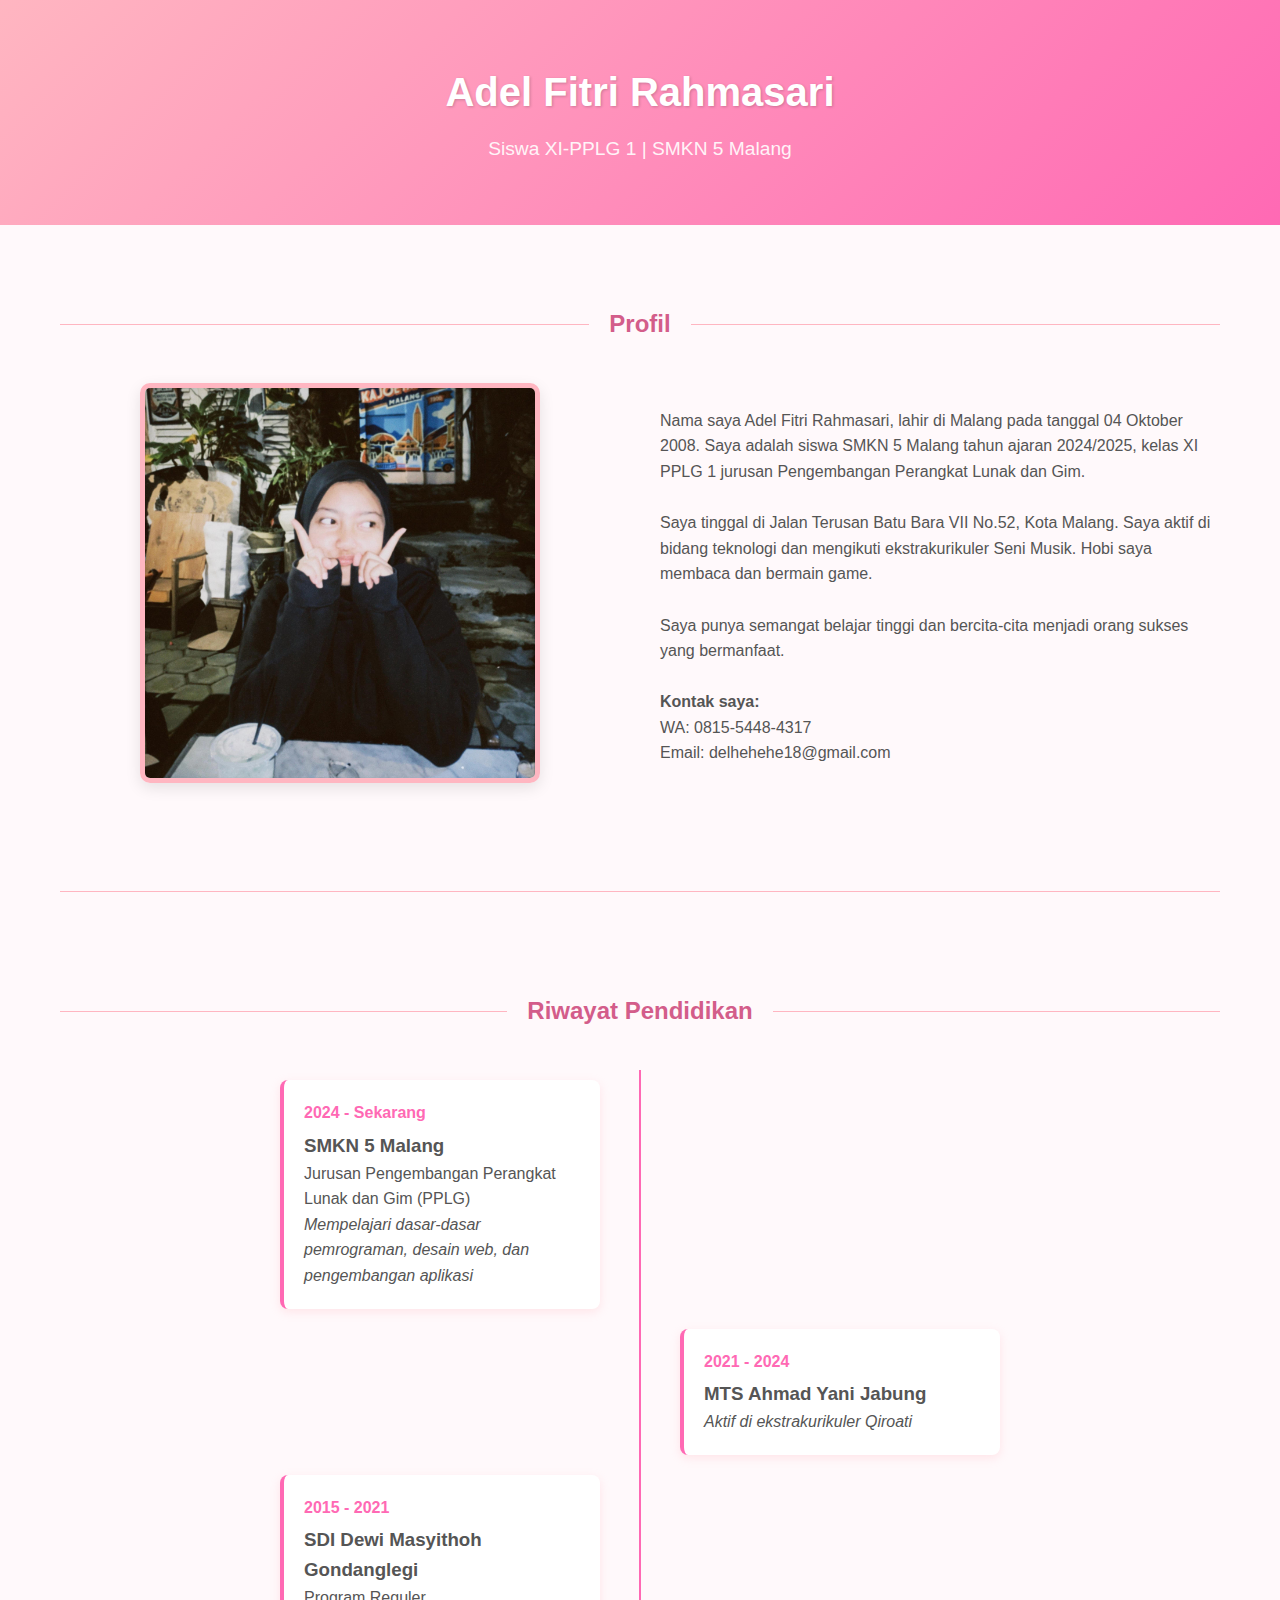
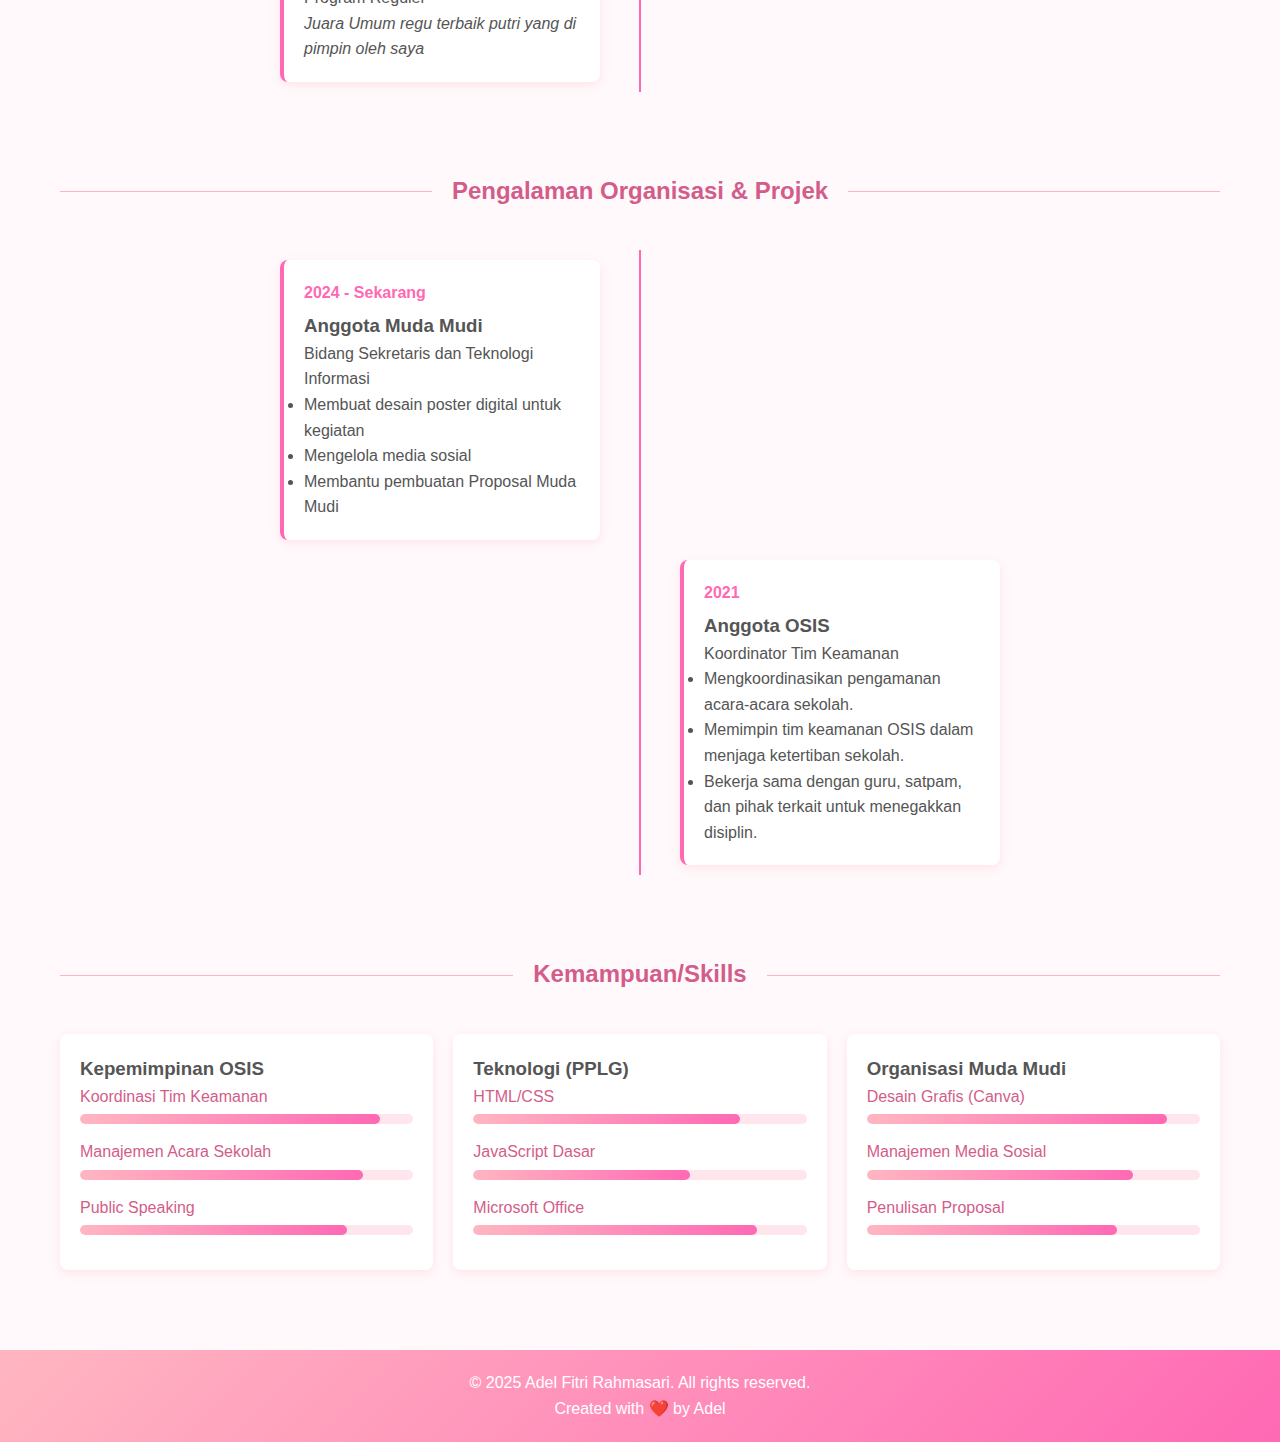
<file: index2.html>
<!DOCTYPE html>
<html lang="en">
  <head>
    <meta charset="UTF-8" />
    <meta name="viewport" content="width=device-width, initial-scale=1.0" />
    <title>Portofolio Adel</title>
    <style>
      /* Global Styles */
      * {
        margin: 0;
        padding: 0;
        box-sizing: border-box;
        font-family: "Segoe UI", Tahoma, Geneva, Verdana, sans-serif;
      }

      body {
        background-color: #fff9fb;
        color: #555;
        line-height: 1.6;
      }

      .container {
        max-width: 1200px;
        margin: 0 auto;
        padding: 0 20px;
      }

      /* Header Styles */
      header {
        background: linear-gradient(135deg, #ffb6c1, #ff69b4);
        color: white;
        text-align: center;
        padding: 60px 0;
        margin-bottom: 40px;
      }

      header h1 {
        font-size: 2.5rem;
        margin-bottom: 10px;
        text-shadow: 1px 1px 3px rgba(0, 0, 0, 0.2);
      }

      header p {
        font-size: 1.2rem;
        opacity: 0.9;
      }

      /* Section Styles */
      section {
        padding: 40px 0;
      }

      .section-title {
        text-align: center;
        margin-bottom: 40px;
        position: relative;
      }

      .section-title h2 {
        display: inline-block;
        background-color: #fff9fb;
        padding: 0 20px;
        position: relative;
        z-index: 1;
        color: #d35d8a;
      }

      .section-title::after {
        content: "";
        position: absolute;
        top: 50%;
        left: 0;
        right: 0;
        height: 1px;
        background-color: #ffb6c1;
        z-index: 0;
      }

      /* About Me Section */
      .about-content {
        display: flex;
        align-items: center;
        gap: 40px;
      }

      .about-img {
        flex: 1;
        text-align: center;
      }

      .about-img img {
        width: 100%;
        max-width: 400px;
        border-radius: 10px;
        box-shadow: 0 5px 15px rgba(0, 0, 0, 0.1);
        border: 5px solid #ffb6c1;
      }

      .about-text {
        flex: 1;
      }

      /* Timeline Styles (Pendidikan & Pengalaman) */
      .timeline {
        position: relative;
        max-width: 800px;
        margin: 0 auto;
      }

      .timeline::before {
        content: "";
        position: absolute;
        width: 2px;
        background-color: #ff69b4;
        top: 0;
        bottom: 0;
        left: 50%;
        margin-left: -1px;
      }

      .timeline-item {
        padding: 10px 40px;
        position: relative;
        width: 50%;
        box-sizing: border-box;
      }

      .timeline-item:nth-child(odd) {
        left: 0;
      }

      .timeline-item:nth-child(even) {
        left: 50%;
      }

      .timeline-content {
        padding: 20px;
        background-color: white;
        border-radius: 8px;
        box-shadow: 0 3px 10px rgba(255, 182, 193, 0.3);
        border-left: 4px solid #ff69b4;
      }

      .timeline-date {
        font-weight: bold;
        color: #ff69b4;
        margin-bottom: 5px;
      }

      /* Skills Section */
      .skills-container {
        display: flex;
        flex-wrap: wrap;
        gap: 20px;
        justify-content: center;
      }

      .skill-category {
        flex: 1;
        min-width: 300px;
        background-color: white;
        padding: 20px;
        border-radius: 8px;
        box-shadow: 0 3px 10px rgba(255, 182, 193, 0.3);
      }

      .skill-item {
        margin-bottom: 15px;
      }

      .skill-name {
        margin-bottom: 5px;
        font-weight: 500;
        color: #d35d8a;
      }

      .skill-bar {
        height: 10px;
        background-color: #ffe5ec;
        border-radius: 5px;
        overflow: hidden;
      }

      .skill-level {
        height: 100%;
        background: linear-gradient(90deg, #ffb6c1, #ff69b4);
        border-radius: 5px;
      }

      /* Gallery Section */
      .gallery {
        display: grid;
        grid-template-columns: repeat(auto-fill, minmax(300px, 1fr));
        gap: 20px;
        margin-top: 30px;
      }

      .gallery-item {
        overflow: hidden;
        border-radius: 8px;
        box-shadow: 0 3px 10px rgba(255, 182, 193, 0.3);
        transition: all 0.3s ease;
      }

      .gallery-item:hover {
        transform: translateY(-5px);
        box-shadow: 0 5px 15px rgba(255, 105, 180, 0.4);
      }

      .gallery-item img {
        width: 100%;
        height: 250px;
        object-fit: cover;
        display: block;
      }

      /* Divider Line */
      .divider {
        height: 1px;
        background-color: #ffb6c1;
        margin: 60px 0;
      }

      /* Footer */
      footer {
        background: linear-gradient(135deg, #ffb6c1, #ff69b4);
        color: white;
        text-align: center;
        padding: 20px 0;
        margin-top: 40px;
      }

      @media (max-width: 768px) {
        .about-content {
          flex-direction: column;
        }

        .timeline::before {
          left: 31px;
        }

        .timeline-item {
          width: 100%;
          padding-left: 70px;
          padding-right: 25px;
        }

        .timeline-item:nth-child(even) {
          left: 0;
        }

        .gallery {
          grid-template-columns: 1fr;
        }
      }
    </style>
  </head>
  <body>
    <!-- Header Section -->
    <header>
      <div class="container">
        <h1>Adel Fitri Rahmasari</h1>
        <p>Siswa XI-PPLG 1 | SMKN 5 Malang</p>
      </div>
    </header>

    <!-- About Me Section -->
    <section id="about">
      <div class="container">
        <div class="section-title">
          <h2>Profil</h2>
        </div>

        <div class="about-content">
          <div class="about-img">
            <img src="img/WhatsApp Image 2025-07-23 at 22.37.30.jpeg" alt="Adel Fitri Rahmasari" />
          </div>

          <div class="about-text">
            <p>Nama saya Adel Fitri Rahmasari, lahir di Malang pada tanggal 04 Oktober 2008. Saya adalah siswa SMKN 5 Malang tahun ajaran 2024/2025, kelas XI PPLG 1 jurusan Pengembangan Perangkat Lunak dan Gim.</p>
            <br />
            <p>Saya tinggal di Jalan Terusan Batu Bara VII No.52, Kota Malang. Saya aktif di bidang teknologi dan mengikuti ekstrakurikuler Seni Musik. Hobi saya membaca dan bermain game.</p>
            <br />
            <p>Saya punya semangat belajar tinggi dan bercita-cita menjadi orang sukses yang bermanfaat.</p>
            <br />
            <p>
              <strong>Kontak saya:</strong><br />
              WA: 0815-5448-4317<br />
              Email: delhehehe18@gmail.com
            </p>
          </div>
        </div>
      </div>
    </section>

    <!-- Divider Line -->
    <div class="container">
      <div class="divider"></div>
    </div>

    <!-- Education Section -->
    <section id="education">
      <div class="container">
        <div class="section-title">
          <h2>Riwayat Pendidikan</h2>
        </div>

        <div class="timeline">
          <div class="timeline-item">
            <div class="timeline-content">
              <div class="timeline-date">2024 - Sekarang</div>
              <h3>SMKN 5 Malang</h3>
              <p>Jurusan Pengembangan Perangkat Lunak dan Gim (PPLG)</p>
              <p><em>Mempelajari dasar-dasar pemrograman, desain web, dan pengembangan aplikasi</em></p>
            </div>
          </div>

          <div class="timeline-item">
            <div class="timeline-content">
              <div class="timeline-date">2021 - 2024</div>
              <h3>MTS Ahmad Yani Jabung</h3>
              <p><em>Aktif di ekstrakurikuler Qiroati</em></p>
            </div>
          </div>

          <div class="timeline-item">
            <div class="timeline-content">
              <div class="timeline-date">2015 - 2021</div>
              <h3>SDI Dewi Masyithoh Gondanglegi</h3>
              <p>Program Reguler</p>
              <p><em>Juara Umum regu terbaik putri yang di pimpin oleh saya</em></p>
            </div>
          </div>
        </div>
      </div>
    </section>

    <!-- Work Experience Section -->
    <section id="experience">
      <div class="container">
        <div class="section-title">
          <h2>Pengalaman Organisasi & Projek</h2>
        </div>

        <div class="timeline">
          <div class="timeline-item">
            <div class="timeline-content">
              <div class="timeline-date">2024 - Sekarang</div>
              <h3>Anggota Muda Mudi</h3>
              <p>Bidang Sekretaris dan Teknologi Informasi</p>
              <ul>
                <li>Membuat desain poster digital untuk kegiatan</li>
                <li>Mengelola media sosial</li>
                <li>Membantu pembuatan Proposal Muda Mudi</li>
              </ul>
            </div>
          </div>
          <div class="timeline-item">
            <div class="timeline-content">
              <div class="timeline-date">2021</div>
              <h3>Anggota OSIS</h3>
              <p>Koordinator Tim Keamanan</p>
              <ul>
                <li>Mengkoordinasikan pengamanan acara-acara sekolah.</li>
                <li>Memimpin tim keamanan OSIS dalam menjaga ketertiban sekolah.</li>
                <li>Bekerja sama dengan guru, satpam, dan pihak terkait untuk menegakkan disiplin.</li>
              </ul>
            </div>
          </div>
        </div>
      </div>
    </section>

    <!-- Skills Section - MODIFIED SECTION -->
    <section id="skills">
      <div class="container">
        <div class="section-title">
          <h2>Kemampuan/Skills</h2>
        </div>

        <div class="skills-container">
          <div class="skill-category">
            <h3>Kepemimpinan OSIS</h3>
            <div class="skill-item">
              <div class="skill-name">Koordinasi Tim Keamanan</div>
              <div class="skill-bar">
                <div class="skill-level" style="width: 90%"></div>
              </div>
            </div>
            <div class="skill-item">
              <div class="skill-name">Manajemen Acara Sekolah</div>
              <div class="skill-bar">
                <div class="skill-level" style="width: 85%"></div>
              </div>
            </div>
            <div class="skill-item">
              <div class="skill-name">Public Speaking</div>
              <div class="skill-bar">
                <div class="skill-level" style="width: 80%"></div>
              </div>
            </div>
          </div>

          <div class="skill-category">
            <h3>Teknologi (PPLG)</h3>
            <div class="skill-item">
              <div class="skill-name">HTML/CSS</div>
              <div class="skill-bar">
                <div class="skill-level" style="width: 80%"></div>
              </div>
            </div>
            <div class="skill-item">
              <div class="skill-name">JavaScript Dasar</div>
              <div class="skill-bar">
                <div class="skill-level" style="width: 65%"></div>
              </div>
            </div>
            <div class="skill-item">
              <div class="skill-name">Microsoft Office</div>
              <div class="skill-bar">
                <div class="skill-level" style="width: 85%"></div>
              </div>
            </div>
          </div>

          <div class="skill-category">
            <h3>Organisasi Muda Mudi</h3>
            <div class="skill-item">
              <div class="skill-name">Desain Grafis (Canva)</div>
              <div class="skill-bar">
                <div class="skill-level" style="width: 90%"></div>
              </div>
            </div>
            <div class="skill-item">
              <div class="skill-name">Manajemen Media Sosial</div>
              <div class="skill-bar">
                <div class="skill-level" style="width: 80%"></div>
              </div>
            </div>
            <div class="skill-item">
              <div class="skill-name">Penulisan Proposal</div>
              <div class="skill-bar">
                <div class="skill-level" style="width: 75%"></div>
              </div>
            </div>
          </div>
        </div>
      </div>
    </section>

    <!-- Gallery Section -->
    <!-- [YOUR EXISTING GALLERY SECTION REMAINS UNCHANGED] -->

    <!-- Footer -->
    <footer>
      <div class="container">
        <p>&copy; 2025 Adel Fitri Rahmasari. All rights reserved.</p>
        <p>Created with ❤️ by Adel</p>
      </div>
    </footer>
  </body>
</html>
</file>
